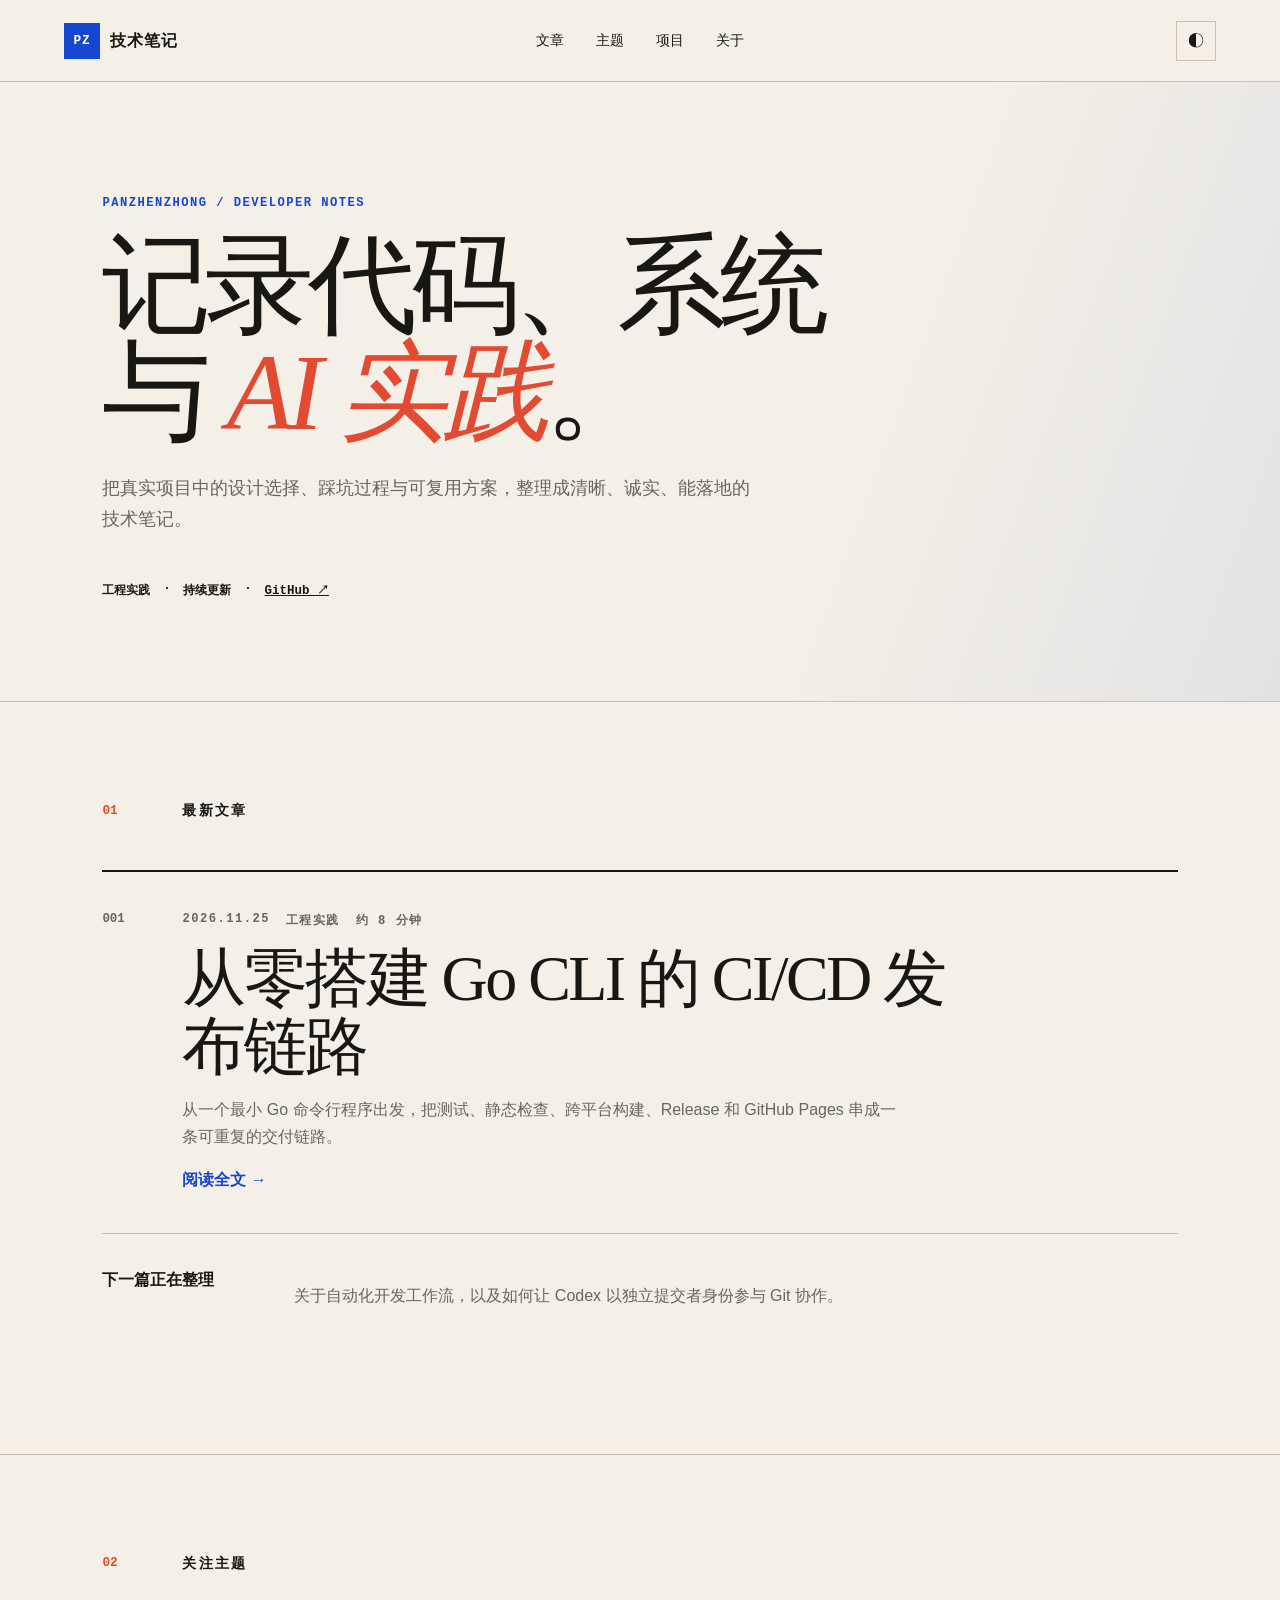
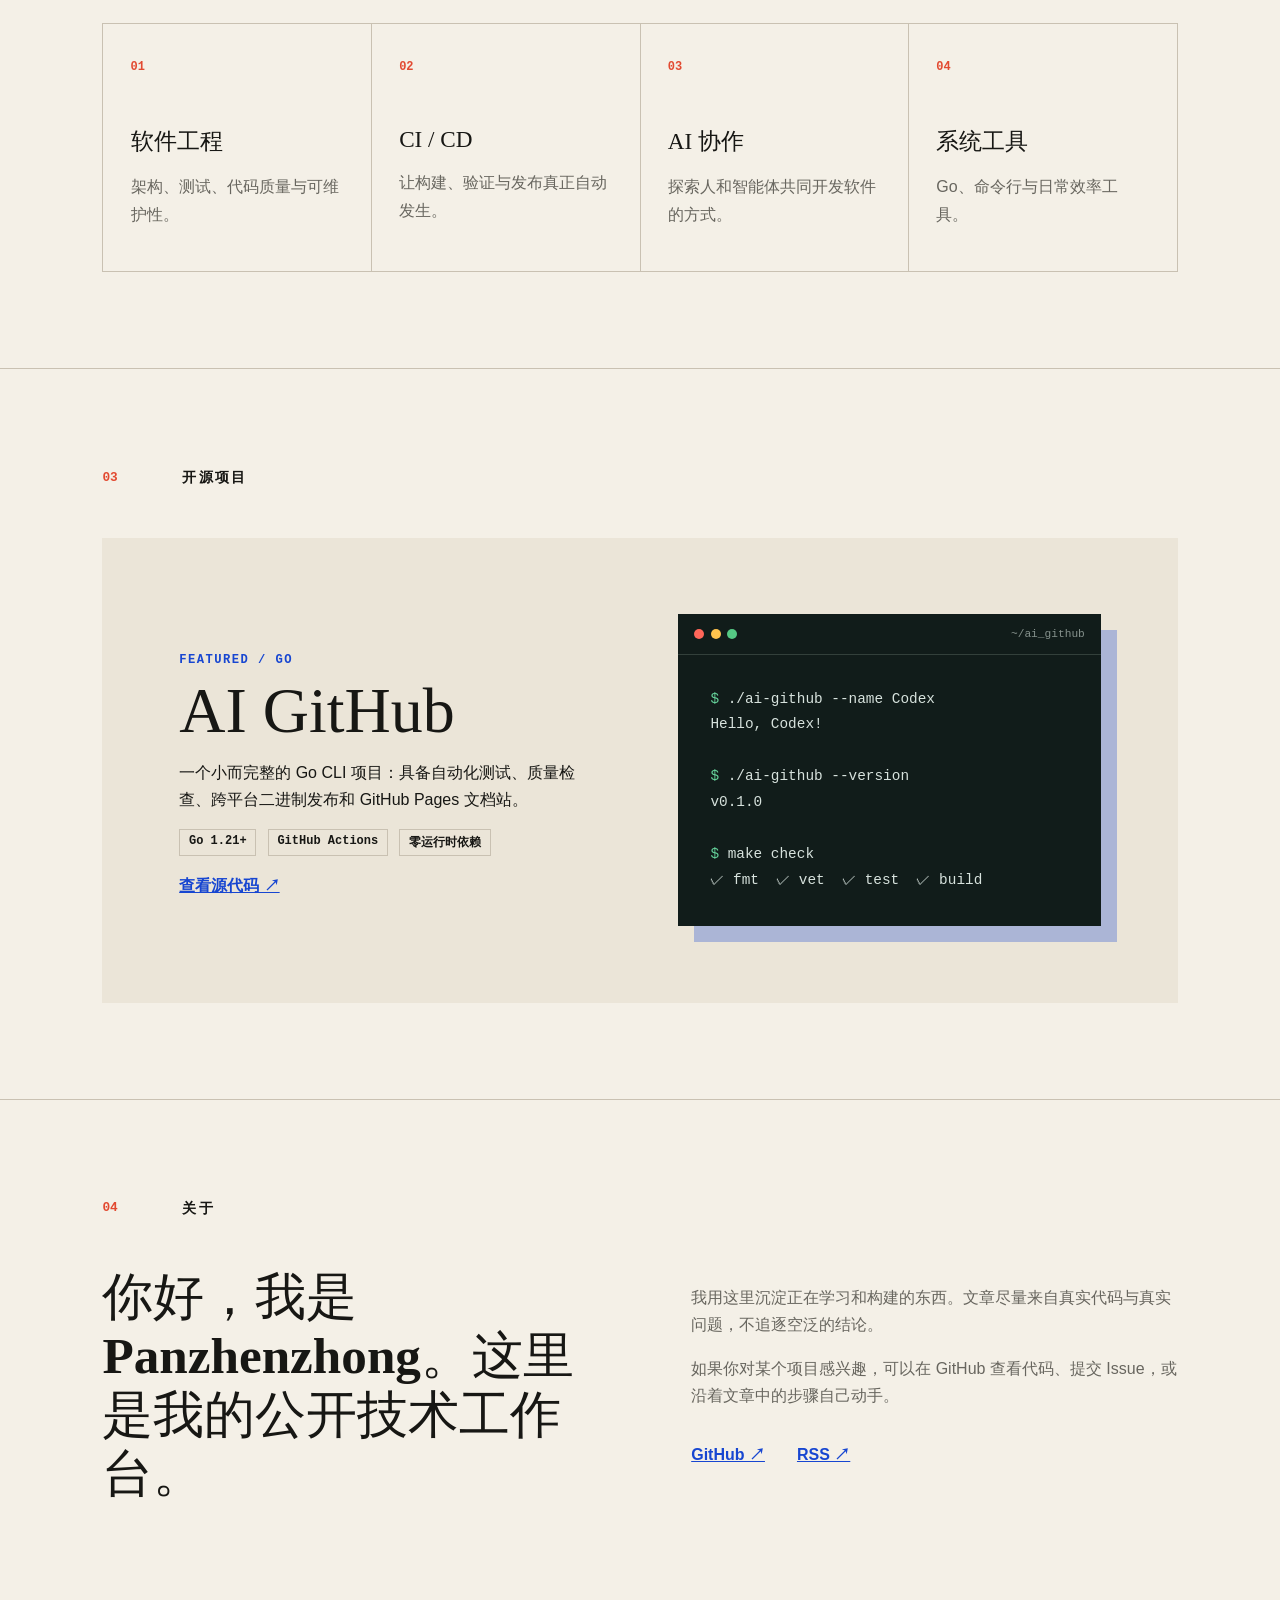
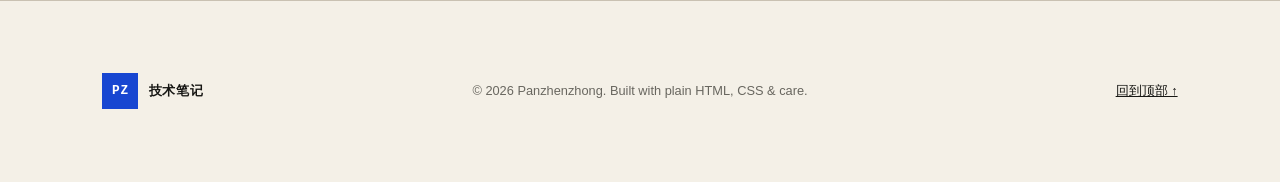
<file: web/index.html>
<!doctype html>
<html lang="zh-CN">
<head>
  <meta charset="UTF-8" />
  <meta name="viewport" content="width=device-width, initial-scale=1" />
  <meta name="description" content="Panzhenzhong 的个人技术博客，记录代码、系统与 AI 实践。" />
  <meta name="theme-color" content="#f4f0e7" />
  <title>Panzhenzhong · 技术笔记</title>
  <link rel="icon" href="./favicon.svg" type="image/svg+xml" />
  <link rel="alternate" type="application/rss+xml" title="Panzhenzhong · 技术笔记" href="./feed.xml" />
  <link rel="stylesheet" href="./styles.css" />
  <script src="./app.js" defer></script>
</head>
<body>
  <a class="skip-link" href="#main">跳到正文</a>
  <header class="site-header">
    <a class="brand" href="./" aria-label="返回首页"><span class="brand-mark">PZ</span><span>技术笔记</span></a>
    <button class="nav-toggle" type="button" aria-expanded="false" aria-controls="site-nav">菜单</button>
    <nav id="site-nav" aria-label="主导航"><a href="#articles">文章</a><a href="#topics">主题</a><a href="#projects">项目</a><a href="#about">关于</a></nav>
    <button class="theme-toggle" type="button" aria-label="切换深色主题" title="切换主题"><span aria-hidden="true">◐</span></button>
  </header>
  <main id="main">
    <section class="hero" aria-labelledby="hero-title">
      <p class="eyebrow">Panzhenzhong / Developer Notes</p>
      <h1 id="hero-title">记录代码、系统<br />与 <em>AI 实践</em>。</h1>
      <p class="hero-lede">把真实项目中的设计选择、踩坑过程与可复用方案，整理成清晰、诚实、能落地的技术笔记。</p>
      <div class="hero-meta"><span>工程实践</span><span>·</span><span>持续更新</span><span>·</span><a href="https://github.com/panzhenzhong-cyber">GitHub ↗</a></div>
    </section>
    <section class="section articles" id="articles" aria-labelledby="articles-title">
      <div class="section-label"><span>01</span><h2 id="articles-title">最新文章</h2></div>
      <a class="featured-article" href="./posts/go-cli-cicd.html"><div class="article-number">001</div><div class="article-copy"><p class="article-meta"><time datetime="2026-11-25">2026.11.25</time><span>工程实践</span><span>约 8 分钟</span></p><h3>从零搭建 Go CLI 的 CI/CD 发布链路</h3><p>从一个最小 Go 命令行程序出发，把测试、静态检查、跨平台构建、Release 和 GitHub Pages 串成一条可重复的交付链路。</p><span class="read-more">阅读全文 <span aria-hidden="true">→</span></span></div></a>
      <div class="empty-note"><span>下一篇正在整理</span><p>关于自动化开发工作流，以及如何让 Codex 以独立提交者身份参与 Git 协作。</p></div>
    </section>
    <section class="section topics" id="topics" aria-labelledby="topics-title">
      <div class="section-label"><span>02</span><h2 id="topics-title">关注主题</h2></div>
      <div class="topic-grid"><article><span>01</span><h3>软件工程</h3><p>架构、测试、代码质量与可维护性。</p></article><article><span>02</span><h3>CI / CD</h3><p>让构建、验证与发布真正自动发生。</p></article><article><span>03</span><h3>AI 协作</h3><p>探索人和智能体共同开发软件的方式。</p></article><article><span>04</span><h3>系统工具</h3><p>Go、命令行与日常效率工具。</p></article></div>
    </section>
    <section class="section projects" id="projects" aria-labelledby="projects-title">
      <div class="section-label"><span>03</span><h2 id="projects-title">开源项目</h2></div>
      <article class="project-card"><div class="project-copy"><p class="project-tag">FEATURED / GO</p><h3>AI GitHub</h3><p>一个小而完整的 Go CLI 项目：具备自动化测试、质量检查、跨平台二进制发布和 GitHub Pages 文档站。</p><ul><li>Go 1.21+</li><li>GitHub Actions</li><li>零运行时依赖</li></ul><a class="text-link" href="https://github.com/panzhenzhong-cyber/ai_github">查看源代码 ↗</a></div><div class="terminal" aria-label="项目命令示例"><div class="terminal-bar"><i></i><i></i><i></i><span>~/ai_github</span></div><pre><span>$</span> ./ai-github --name Codex
Hello, Codex!

<span>$</span> ./ai-github --version
v0.1.0

<span>$</span> make check
✓ fmt  ✓ vet  ✓ test  ✓ build</pre></div></article>
    </section>
    <section class="section about" id="about" aria-labelledby="about-title">
      <div class="section-label"><span>04</span><h2 id="about-title">关于</h2></div>
      <div class="about-grid"><p class="about-lede">你好，我是 <strong>Panzhenzhong</strong>。这里是我的公开技术工作台。</p><div><p>我用这里沉淀正在学习和构建的东西。文章尽量来自真实代码与真实问题，不追逐空泛的结论。</p><p>如果你对某个项目感兴趣，可以在 GitHub 查看代码、提交 Issue，或沿着文章中的步骤自己动手。</p><div class="about-links"><a href="https://github.com/panzhenzhong-cyber">GitHub ↗</a><a href="./feed.xml">RSS ↗</a></div></div></div>
    </section>
  </main>
  <footer><a class="brand footer-brand" href="./"><span class="brand-mark">PZ</span><span>技术笔记</span></a><p>© <span id="year">2026</span> Panzhenzhong. Built with plain HTML, CSS &amp; care.</p><a href="#main">回到顶部 ↑</a></footer>
</body>
</html>
</file>
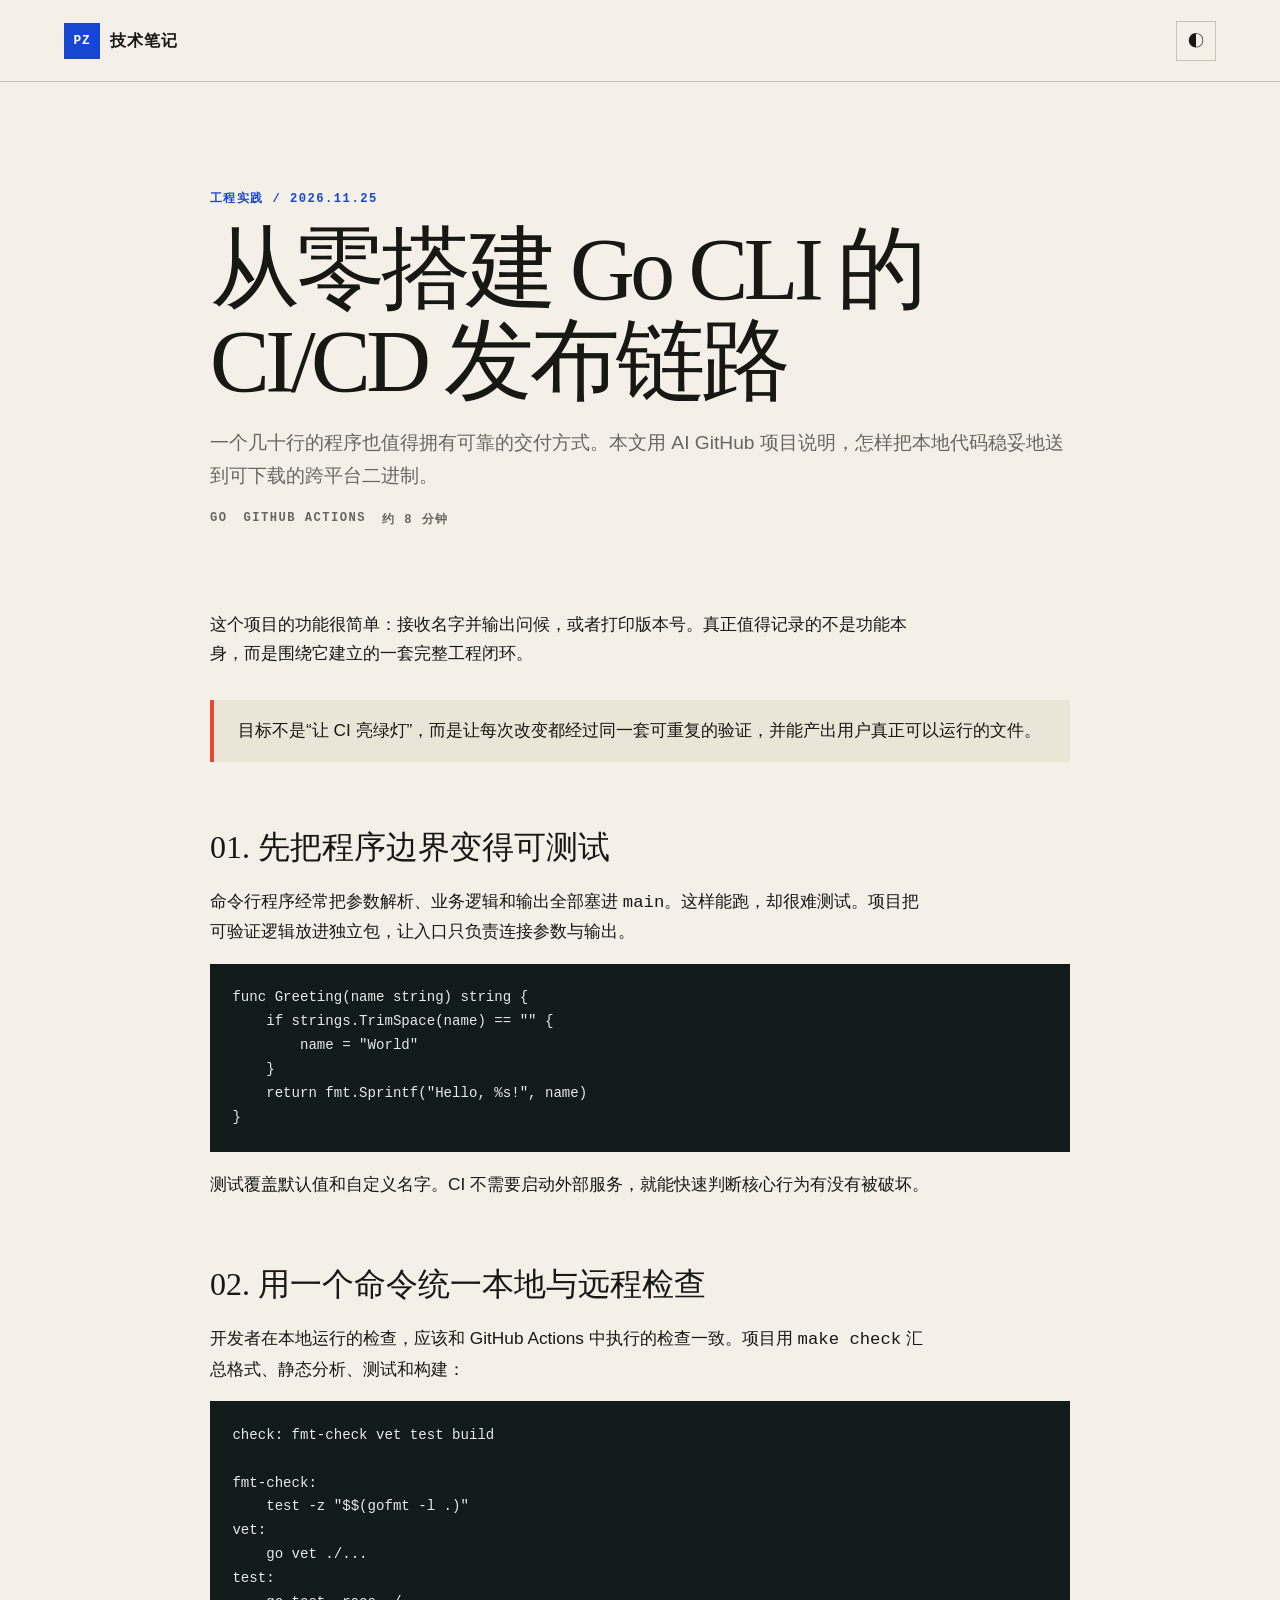
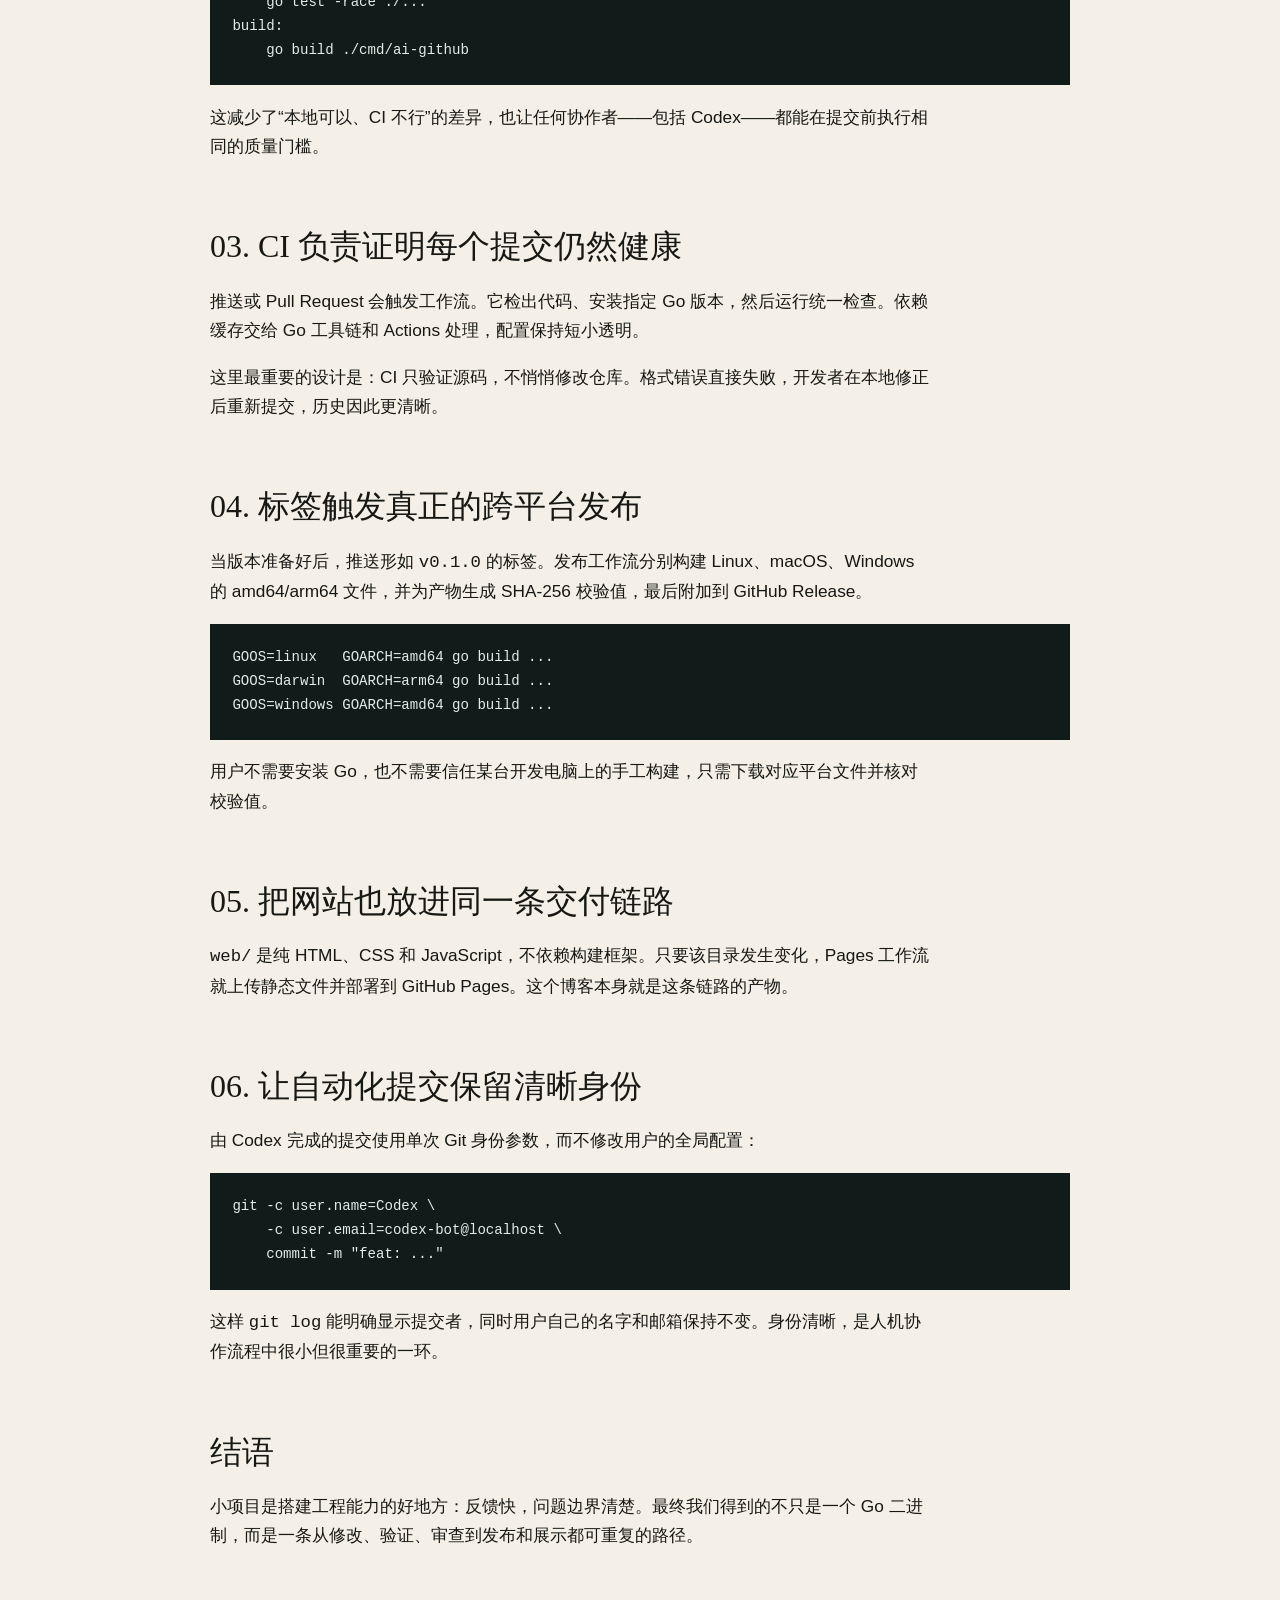
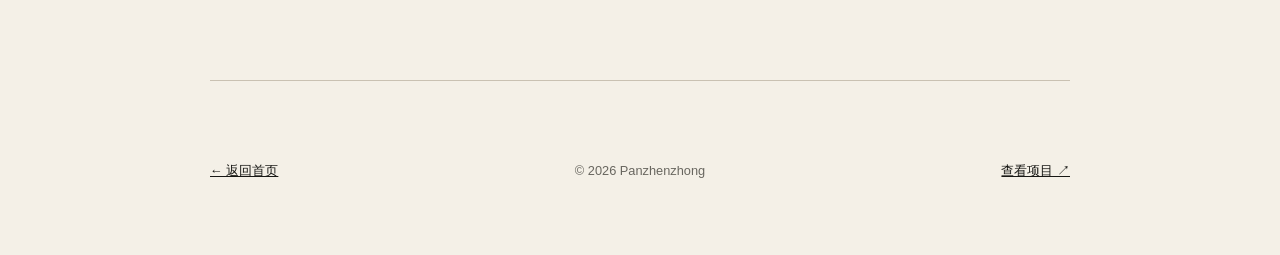
<file: web/posts/go-cli-cicd.html>
<!doctype html>
<html lang="zh-CN">
<head>
  <meta charset="UTF-8" /><meta name="viewport" content="width=device-width, initial-scale=1" />
  <meta name="description" content="从最小 Go CLI 到测试、静态检查、跨平台构建和 GitHub Release 的完整实践。" />
  <meta name="theme-color" content="#f4f0e7" /><title>从零搭建 Go CLI 的 CI/CD 发布链路 · Panzhenzhong</title>
  <link rel="icon" href="../favicon.svg" type="image/svg+xml" /><link rel="stylesheet" href="../styles.css" /><script src="../app.js" defer></script>
</head>
<body>
  <a class="skip-link" href="#main">跳到正文</a>
  <header class="site-header"><a class="brand" href="../" aria-label="返回首页"><span class="brand-mark">PZ</span><span>技术笔记</span></a><span></span><button class="theme-toggle" type="button" aria-label="切换深色主题"><span aria-hidden="true">◐</span></button></header>
  <main id="main">
    <header class="post-header"><p class="eyebrow">工程实践 / 2026.11.25</p><h1>从零搭建 Go CLI 的 CI/CD 发布链路</h1><p class="post-summary">一个几十行的程序也值得拥有可靠的交付方式。本文用 AI GitHub 项目说明，怎样把本地代码稳妥地送到可下载的跨平台二进制。</p><p class="article-meta"><span>Go</span><span>GitHub Actions</span><span>约 8 分钟</span></p></header>
    <article class="post-body">
      <p>这个项目的功能很简单：接收名字并输出问候，或者打印版本号。真正值得记录的不是功能本身，而是围绕它建立的一套完整工程闭环。</p>
      <blockquote>目标不是“让 CI 亮绿灯”，而是让每次改变都经过同一套可重复的验证，并能产出用户真正可以运行的文件。</blockquote>
      <h2>01. 先把程序边界变得可测试</h2>
      <p>命令行程序经常把参数解析、业务逻辑和输出全部塞进 <code>main</code>。这样能跑，却很难测试。项目把可验证逻辑放进独立包，让入口只负责连接参数与输出。</p>
      <pre><code>func Greeting(name string) string {
    if strings.TrimSpace(name) == "" {
        name = "World"
    }
    return fmt.Sprintf("Hello, %s!", name)
}</code></pre>
      <p>测试覆盖默认值和自定义名字。CI 不需要启动外部服务，就能快速判断核心行为有没有被破坏。</p>
      <h2>02. 用一个命令统一本地与远程检查</h2>
      <p>开发者在本地运行的检查，应该和 GitHub Actions 中执行的检查一致。项目用 <code>make check</code> 汇总格式、静态分析、测试和构建：</p>
      <pre><code>check: fmt-check vet test build

fmt-check:
    test -z "$$(gofmt -l .)"
vet:
    go vet ./...
test:
    go test -race ./...
build:
    go build ./cmd/ai-github</code></pre>
      <p>这减少了“本地可以、CI 不行”的差异，也让任何协作者——包括 Codex——都能在提交前执行相同的质量门槛。</p>
      <h2>03. CI 负责证明每个提交仍然健康</h2>
      <p>推送或 Pull Request 会触发工作流。它检出代码、安装指定 Go 版本，然后运行统一检查。依赖缓存交给 Go 工具链和 Actions 处理，配置保持短小透明。</p>
      <p>这里最重要的设计是：CI 只验证源码，不悄悄修改仓库。格式错误直接失败，开发者在本地修正后重新提交，历史因此更清晰。</p>
      <h2>04. 标签触发真正的跨平台发布</h2>
      <p>当版本准备好后，推送形如 <code>v0.1.0</code> 的标签。发布工作流分别构建 Linux、macOS、Windows 的 amd64/arm64 文件，并为产物生成 SHA-256 校验值，最后附加到 GitHub Release。</p>
      <pre><code>GOOS=linux   GOARCH=amd64 go build ...
GOOS=darwin  GOARCH=arm64 go build ...
GOOS=windows GOARCH=amd64 go build ...</code></pre>
      <p>用户不需要安装 Go，也不需要信任某台开发电脑上的手工构建，只需下载对应平台文件并核对校验值。</p>
      <h2>05. 把网站也放进同一条交付链路</h2>
      <p><code>web/</code> 是纯 HTML、CSS 和 JavaScript，不依赖构建框架。只要该目录发生变化，Pages 工作流就上传静态文件并部署到 GitHub Pages。这个博客本身就是这条链路的产物。</p>
      <h2>06. 让自动化提交保留清晰身份</h2>
      <p>由 Codex 完成的提交使用单次 Git 身份参数，而不修改用户的全局配置：</p>
      <pre><code>git -c user.name=Codex \
    -c user.email=codex-bot@localhost \
    commit -m "feat: ..."</code></pre>
      <p>这样 <code>git log</code> 能明确显示提交者，同时用户自己的名字和邮箱保持不变。身份清晰，是人机协作流程中很小但很重要的一环。</p>
      <h2>结语</h2>
      <p>小项目是搭建工程能力的好地方：反馈快，问题边界清楚。最终我们得到的不只是一个 Go 二进制，而是一条从修改、验证、审查到发布和展示都可重复的路径。</p>
    </article>
  </main>
  <footer class="post-footer"><a href="../">← 返回首页</a><p>© <span id="year">2026</span> Panzhenzhong</p><a href="https://github.com/panzhenzhong-cyber/ai_github">查看项目 ↗</a></footer>
</body>
</html>
</file>
<file: web/styles.css>
:root {
  color-scheme: light;
  --paper: #f4f0e7; --surface: #ebe5d8; --ink: #171714; --muted: #68665f;
  --line: #c9c1b2; --blue: #1746d1; --red: #e24a31; --dark: #111c1a;
  --serif: Georgia, "Noto Serif SC", "Songti SC", serif;
  --sans: Inter, "PingFang SC", "Microsoft YaHei", sans-serif;
  --mono: "SFMono-Regular", Consolas, monospace;
}
:root[data-theme="dark"] { color-scheme: dark; --paper:#131715; --surface:#1d2320; --ink:#f0ecdf; --muted:#aaa79f; --line:#3a403c; --blue:#7395ff; --red:#ff7159; --dark:#090c0b; }
* { box-sizing: border-box; }
html { scroll-behavior: smooth; }
body { margin:0; background:var(--paper); color:var(--ink); font:16px/1.7 var(--sans); }
a { color:inherit; } button { color:inherit; font:inherit; }
.skip-link { position:fixed; left:1rem; top:1rem; z-index:100; padding:.5rem .8rem; background:var(--blue); color:white; transform:translateY(-200%); }
.skip-link:focus { transform:none; }
.site-header { height:82px; padding:0 clamp(1.25rem,5vw,5rem); border-bottom:1px solid var(--line); display:grid; grid-template-columns:1fr auto 1fr; align-items:center; }
.brand { display:inline-flex; align-items:center; gap:.65rem; width:max-content; font-weight:800; letter-spacing:.05em; text-decoration:none; }
.brand-mark { display:grid; place-items:center; width:36px; height:36px; background:var(--blue); color:white; font:700 .8rem var(--mono); }
nav { display:flex; gap:2rem; } nav a { font-size:.9rem; text-decoration:none; } nav a:hover { color:var(--blue); }
.theme-toggle,.nav-toggle { justify-self:end; border:1px solid var(--line); background:transparent; min-width:40px; min-height:40px; cursor:pointer; }
.nav-toggle { display:none; }
.hero,.section,footer { padding-left:clamp(1.25rem,8vw,8rem); padding-right:clamp(1.25rem,8vw,8rem); }
.hero { min-height:620px; display:flex; flex-direction:column; justify-content:center; border-bottom:1px solid var(--line); background:linear-gradient(110deg,transparent 65%,color-mix(in srgb,var(--blue) 8%,transparent)); }
.eyebrow,.article-meta,.project-tag { color:var(--blue); font:700 .76rem var(--mono); letter-spacing:.12em; text-transform:uppercase; }
.hero h1 { max-width:1000px; margin:.7rem 0 1.6rem; font:clamp(3.3rem,8.5vw,8rem)/.98 var(--serif); letter-spacing:-.055em; }
.hero h1 em { color:var(--red); font-weight:400; }
.hero-lede { max-width:650px; margin:0; color:var(--muted); font-size:1.15rem; }
.hero-meta { display:flex; flex-wrap:wrap; gap:.8rem; margin-top:3rem; font:700 .78rem var(--mono); }
.section { padding-top:6rem; padding-bottom:6rem; border-bottom:1px solid var(--line); scroll-margin-top:2rem; }
.section-label { display:grid; grid-template-columns:80px 1fr; align-items:center; margin-bottom:3rem; }
.section-label>span { color:var(--red); font:700 .8rem var(--mono); }
.section-label h2 { margin:0; font-size:.9rem; text-transform:uppercase; letter-spacing:.15em; }
.featured-article { display:grid; grid-template-columns:80px 1fr; padding:2.5rem 0; border-top:2px solid var(--ink); border-bottom:1px solid var(--line); text-decoration:none; }
.featured-article:hover h3 { color:var(--blue); }
.article-number { color:var(--muted); font:700 .78rem var(--mono); }
.article-meta { display:flex; flex-wrap:wrap; gap:1rem; margin:0; color:var(--muted); }
.article-copy h3 { max-width:800px; margin:1rem 0; font:clamp(2rem,5vw,4.7rem)/1.05 var(--serif); letter-spacing:-.04em; }
.article-copy>p:not(.article-meta) { max-width:720px; color:var(--muted); }
.read-more,.text-link { color:var(--blue); font-weight:800; }
.empty-note { display:grid; grid-template-columns:160px 1fr; gap:2rem; padding:2rem 0; color:var(--muted); }
.empty-note span { color:var(--ink); font-weight:700; }
.topic-grid { display:grid; grid-template-columns:repeat(4,1fr); border-top:1px solid var(--line); border-left:1px solid var(--line); }
.topic-grid article { min-height:220px; padding:1.7rem; border-right:1px solid var(--line); border-bottom:1px solid var(--line); }
.topic-grid span { color:var(--red); font:700 .75rem var(--mono); }.topic-grid h3 { margin:3rem 0 .5rem; font:1.45rem var(--serif); }.topic-grid p { color:var(--muted); }
.project-card { display:grid; grid-template-columns:1fr 1fr; gap:clamp(2rem,6vw,7rem); align-items:center; padding:clamp(2rem,6vw,5rem); background:var(--surface); }
.project-copy h3 { margin:.3rem 0 1rem; font:clamp(2.5rem,5vw,5rem)/1 var(--serif); }.project-copy>p { max-width:580px; }.project-copy ul { display:flex; flex-wrap:wrap; gap:.7rem; padding:0; list-style:none; }.project-copy li { padding:.25rem .55rem; border:1px solid var(--line); font:700 .75rem var(--mono); }
.terminal { overflow:hidden; background:var(--dark); color:#d7e2dd; box-shadow:16px 16px 0 color-mix(in srgb,var(--blue) 30%,transparent); }.terminal-bar { display:flex; align-items:center; gap:.4rem; padding:.85rem 1rem; border-bottom:1px solid #33403b; }.terminal-bar i { width:10px; height:10px; border-radius:50%; background:#ff6659; }.terminal-bar i:nth-child(2){background:#ffc34d}.terminal-bar i:nth-child(3){background:#55c984}.terminal-bar span { margin-left:auto; color:#85918c; font:.7rem var(--mono); }.terminal pre { min-height:260px; margin:0; padding:2rem; font:clamp(.73rem,1.3vw,.9rem)/1.8 var(--mono); white-space:pre-wrap; }.terminal pre span { color:#65d19a; }
.about-grid { display:grid; grid-template-columns:1fr 1fr; gap:clamp(3rem,8vw,9rem); }.about-lede { margin:0; font:clamp(2rem,4vw,3.8rem)/1.15 var(--serif); }.about-grid>div>p { max-width:580px; color:var(--muted); }.about-links { display:flex; gap:2rem; margin-top:2rem; font-weight:800; color:var(--blue); }
footer { min-height:180px; display:grid; grid-template-columns:1fr auto 1fr; align-items:center; gap:2rem; font-size:.8rem; }.footer-brand { font-size:.8rem; }footer>p { color:var(--muted); }footer>a:last-child { justify-self:end; }
.post-header,.post-body,.post-footer { width:min(860px,calc(100% - 2.5rem)); margin:auto; }.post-header { padding:6rem 0 4rem; }.post-header h1 { margin:1rem 0; font:clamp(2.8rem,7vw,6rem)/1.03 var(--serif); letter-spacing:-.05em; }.post-summary { color:var(--muted); font-size:1.2rem; }.post-body { padding-bottom:7rem; font-size:1.08rem; }.post-body h2 { margin:4rem 0 1rem; font:2rem var(--serif); }.post-body p,.post-body ul { max-width:720px; }.post-body pre { overflow:auto; padding:1.4rem; background:var(--dark); color:#e3ebe7; font: .88rem/1.7 var(--mono); }.post-body blockquote { margin:2rem 0; padding:1rem 1.5rem; border-left:4px solid var(--red); background:var(--surface); }.post-footer { padding:3rem 0; border-top:1px solid var(--line); }
.not-found { min-height:75vh; display:grid; place-content:center; text-align:center; }.not-found strong { color:var(--red); font:8rem/1 var(--serif); }.not-found h1 { font:3rem var(--serif); }
@media (max-width:800px) {
  .site-header { grid-template-columns:1fr auto auto; gap:.5rem; }.nav-toggle { display:block; }nav { display:none; position:absolute; top:82px; left:0; right:0; z-index:20; padding:1.5rem; flex-direction:column; background:var(--paper); border-bottom:1px solid var(--line); }nav.is-open { display:flex; }
  .hero { min-height:560px; }.hero h1 { font-size:clamp(3rem,15vw,5.2rem); }.section { padding-top:4rem; padding-bottom:4rem; }.section-label,.featured-article { grid-template-columns:44px 1fr; }.topic-grid { grid-template-columns:1fr 1fr; }.project-card,.about-grid { grid-template-columns:1fr; }.empty-note { grid-template-columns:1fr; gap:.25rem; }footer { padding-top:2.5rem; padding-bottom:2.5rem; grid-template-columns:1fr; }footer>a:last-child { justify-self:start; }
}
@media (max-width:480px) { .topic-grid { grid-template-columns:1fr; }.article-copy h3 { font-size:2.2rem; }.project-card { margin-left:-1.25rem; margin-right:-1.25rem; }.terminal pre { padding:1.25rem; } }
@media (prefers-reduced-motion:reduce) { html { scroll-behavior:auto; } }
</file>
